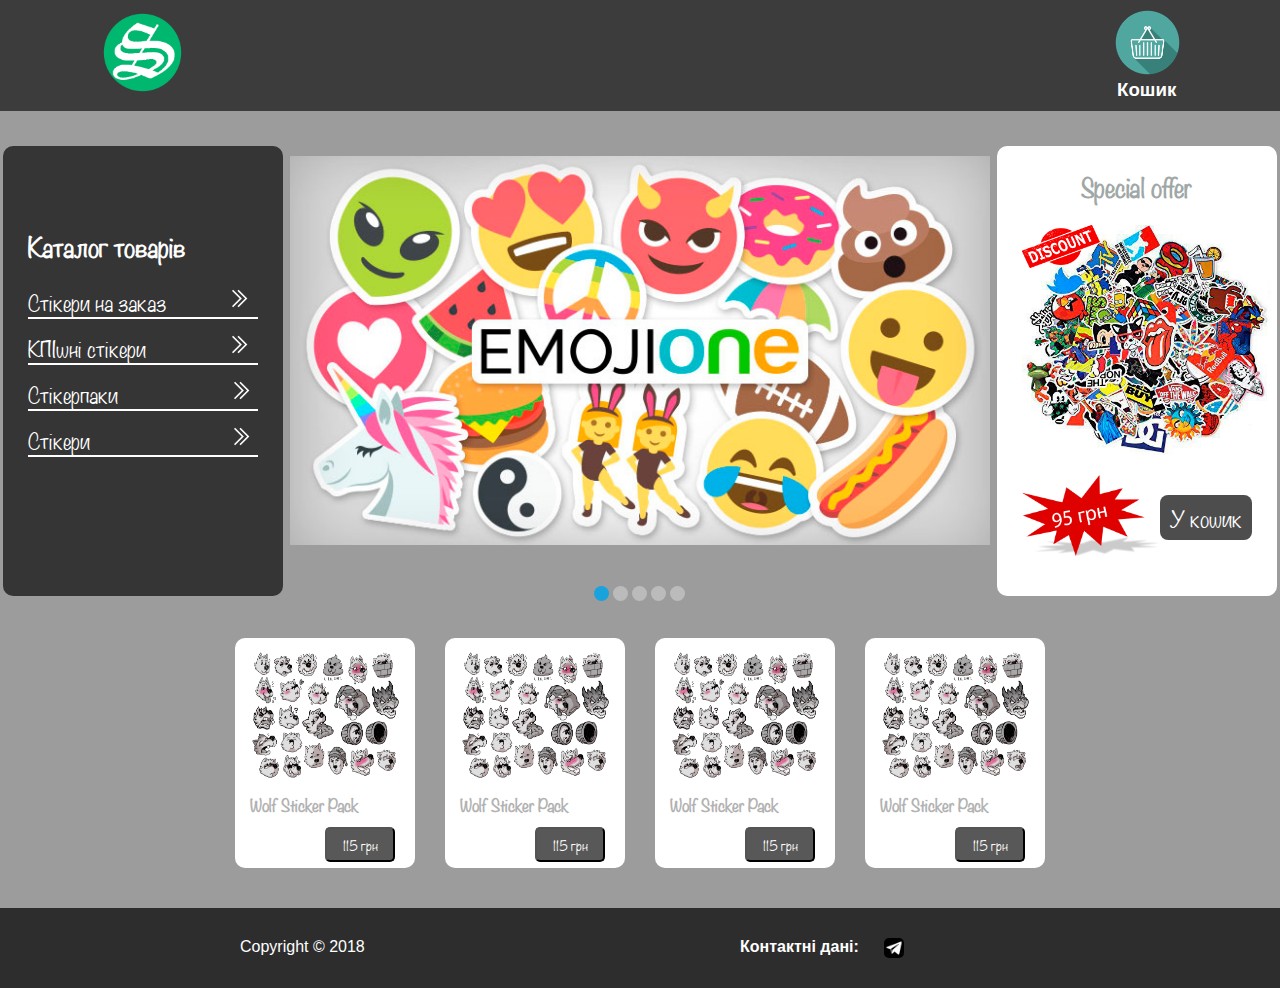
<file: index.html>
<!DOCTYPE html>
<html lang="en">
<head>
    <link rel="stylesheet" href="./style/style.css">
    <meta charset="UTF-8">
    <title>Store Stickers KPI</title>
</head>
<body>
<header class="flex-container1">
    <div class="flex-element">
        <img src="./img/logo.png" alt="" id="logo">
    </div>
    <div class="flex-element">
        <img src="./img/basket.png" alt="" id="basket" class="text">
        <h3 id="basketText">Кошик</h3>
    </div>
</header >
<div class="NWfont">
    <div class="flex-container2">
        <div class="flex-element first-element">
            <h2 id="catalog">Каталог товарів</h2>
            <ul id="menu">
                <li><a href="./YourSticker/yourSticker.html">Cтікери на заказ<img src="./img/arrow.png" alt="" class="arrow1"></a> </li>
                <li><a href="#">КПІшні стікери<img src="./img/arrow.png" alt="" class="arrow2"></a> </li>
                <li><a href="#">Стікерпаки<img src="./img/arrow.png" alt="" class="arrow3"></a></li>
                <li><a href="#">Стікери<img src="./img/arrow.png" alt="" class="arrow4"></a> </li>
            </ul>
        </div>
        <div class="flex-element second-element all">
            <input checked type="radio" name="respond" id="desktop">
            <article id="slider">
                <input checked type="radio" name="slider" id="switch1">
                <input type="radio" name="slider" id="switch2">
                <input type="radio" name="slider" id="switch3">
                <input type="radio" name="slider" id="switch4">
                <input type="radio" name="slider" id="switch5">
                <div id="slides">
                    <div id="overflow">
                        <div class="image">
                            <article><img src="./img/5.jpg"></article>
                            <article><img src="./img/4.jpg"></article>
                            <article><img src="./img/3.jpg"></article>
                            <article><img src="./img/2.jpg"></article>
                            <article><img src="./img/1.jpg"></article>
                        </div>
                    </div>
                </div>
                <div id="controls">
                    <label for="switch1"></label>
                    <label for="switch2"></label>
                    <label for="switch3"></label>
                    <label for="switch4"></label>
                    <label for="switch5"></label>
                </div>
                <div id="active">
                    <label for="switch1"></label>
                    <label for="switch2"></label>
                    <label for="switch3"></label>
                    <label for="switch4"></label>
                    <label for="switch5"></label>
                </div>
            </article>
        </div>
        <div class="flex-element third-element">
            <h2 id="specialOffer">Special offer</h2>
            <div class="specialOfferImg">
                <img src="./img/stickers.png" id="stickers">
            </div>
            <img src="./img/price.png" id="price">
            <button id="btn">У кошик</button>
        </div>
    </div>
    <div class="flex-container3">
        <div class="flex-elementStickerPack">
            <a href="Packs/WolfPackage.html">
                <div class="imgStickerPack">
                    <img src="./img/stickerPack.png">
                </div>
            <h4 class="nameStickerPack">Wolf Sticker Pack</h4>
            </a>
            <button class="btnStickerPack">115 грн</button>
        </div>
        <div class="flex-elementStickerPack">
            <a href="Packs/WolfPackage.html">
                <div class="imgStickerPack">
                    <img src="./img/stickerPack.png">
                </div>
                <h4 class="nameStickerPack">Wolf Sticker Pack</h4>
            </a>
            <button class="btnStickerPack">115 грн</button>
        </div>
        <div class="flex-elementStickerPack">
            <a href="Packs/WolfPackage.html">
                <div class="imgStickerPack">
                    <img src="./img/stickerPack.png">
                </div>
                <h4 class="nameStickerPack">Wolf Sticker Pack</h4>
            </a>
            <button class="btnStickerPack">115 грн</button>
        </div>
        <div class="flex-elementStickerPack">
            <a href="Packs/WolfPackage.html">
                <div class="imgStickerPack">
                    <img src="./img/stickerPack.png">
                </div>
                <h4 class="nameStickerPack">Wolf Sticker Pack</h4>
            </a>
            <button class="btnStickerPack">115 грн</button>
        </div>
    </div>
</div>
<footer class="flex-container4">
    <div class="flex-element" id="copyright">
        Copyright © 2018
    </div>
    <div class="flex-element">
        <h4 id="contact">Контактні дані:</h4> <a href="#"><img src="./img/telegramIcon.png" alt="" id="telegramIcon"></a>
    </div>
</footer>
</body>
</html>
</file>
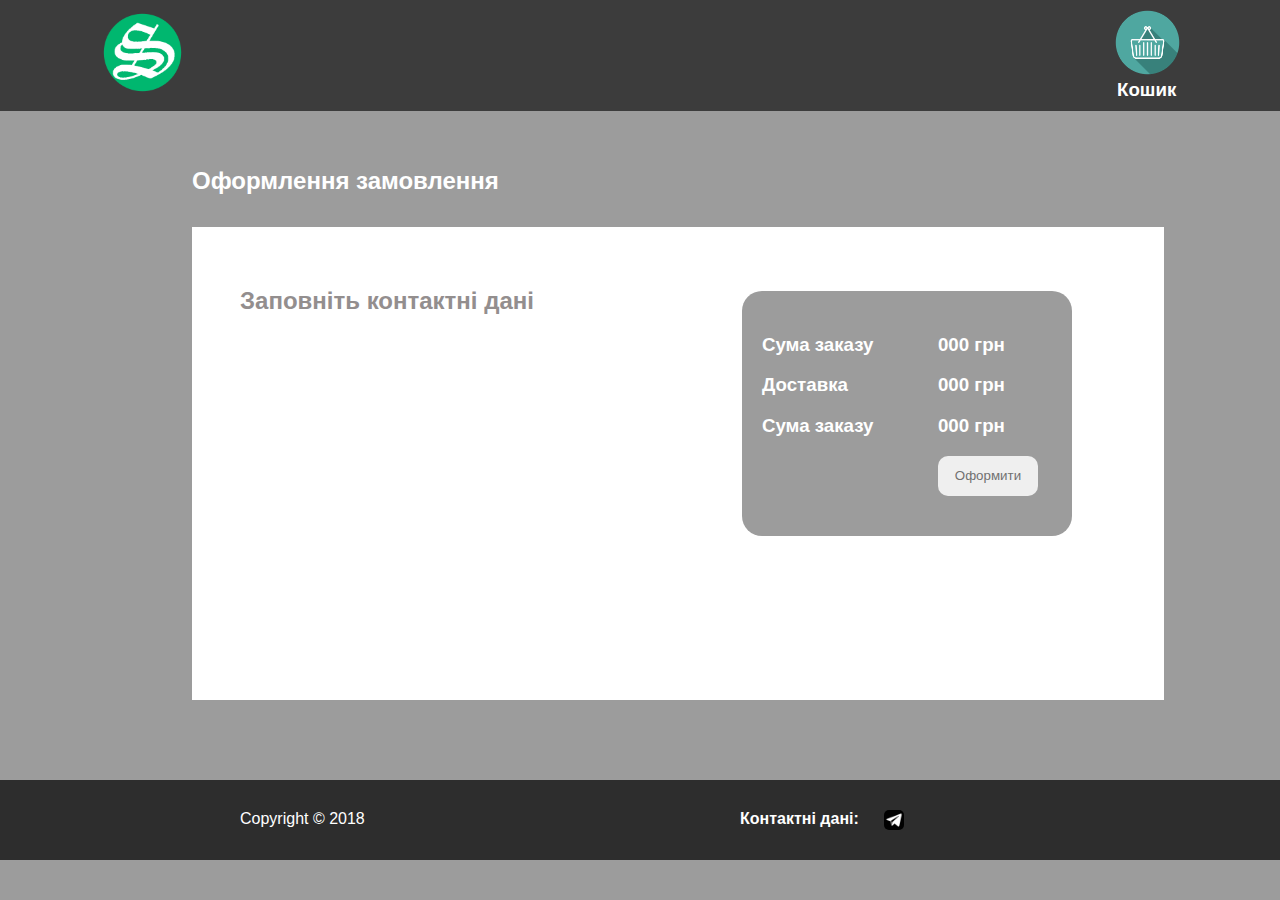
<file: ordering.html>
<!DOCTYPE html>
<html lang="en">
<head>
    <meta charset="UTF-8">
    <title>Ordering</title>
    <link rel="stylesheet" href="./style/ordering.css">
    <title>WolfPackage</title>
</head>
    <body>
        <header class="flex-container1">
            <div class="flex-element">
                <a href="index.html">
                    <img src="./img/logo.png" alt="" id="logo">
                </a>
            </div>
            <div class="flex-element">
                <img src="./img/basket.png" alt="" id="basket" class="text">
                <h3 id="basketText">Кошик</h3>
            </div>
        </header>
        <div class="flex-container2">
            <h2 id="flex-element1">Оформлення замовлення</h2>
            <div class="flex-element2">
                <h2 id="header">Заповніть контактні дані</h2>
                    <div class="flex-element3">
                        <div class="text1">
                            <h3>Сума заказу</h3>
                            <h3>Доставка</h3>
                            <h3>Сума заказу</h3>
                        </div>
                        <div class="text2">
                            <h3>000 грн</h3>
                            <h3>000 грн</h3>
                            <h3>000 грн</h3>
                            <button>Оформити</button>
                        </div>
                </div>
            </div>
        </div>
        <footer class="flex-container4">
            <div class="flex-element" id="copyright">
                Copyright © 2018
            </div>
            <div class="flex-element">
                <h4 id="contact">Контактні дані:</h4> <a href="#"><img src="./img/telegramIcon.png" alt="" id="telegramIcon"></a>
            </div>
        </footer>
    </body>
</html>
</file>
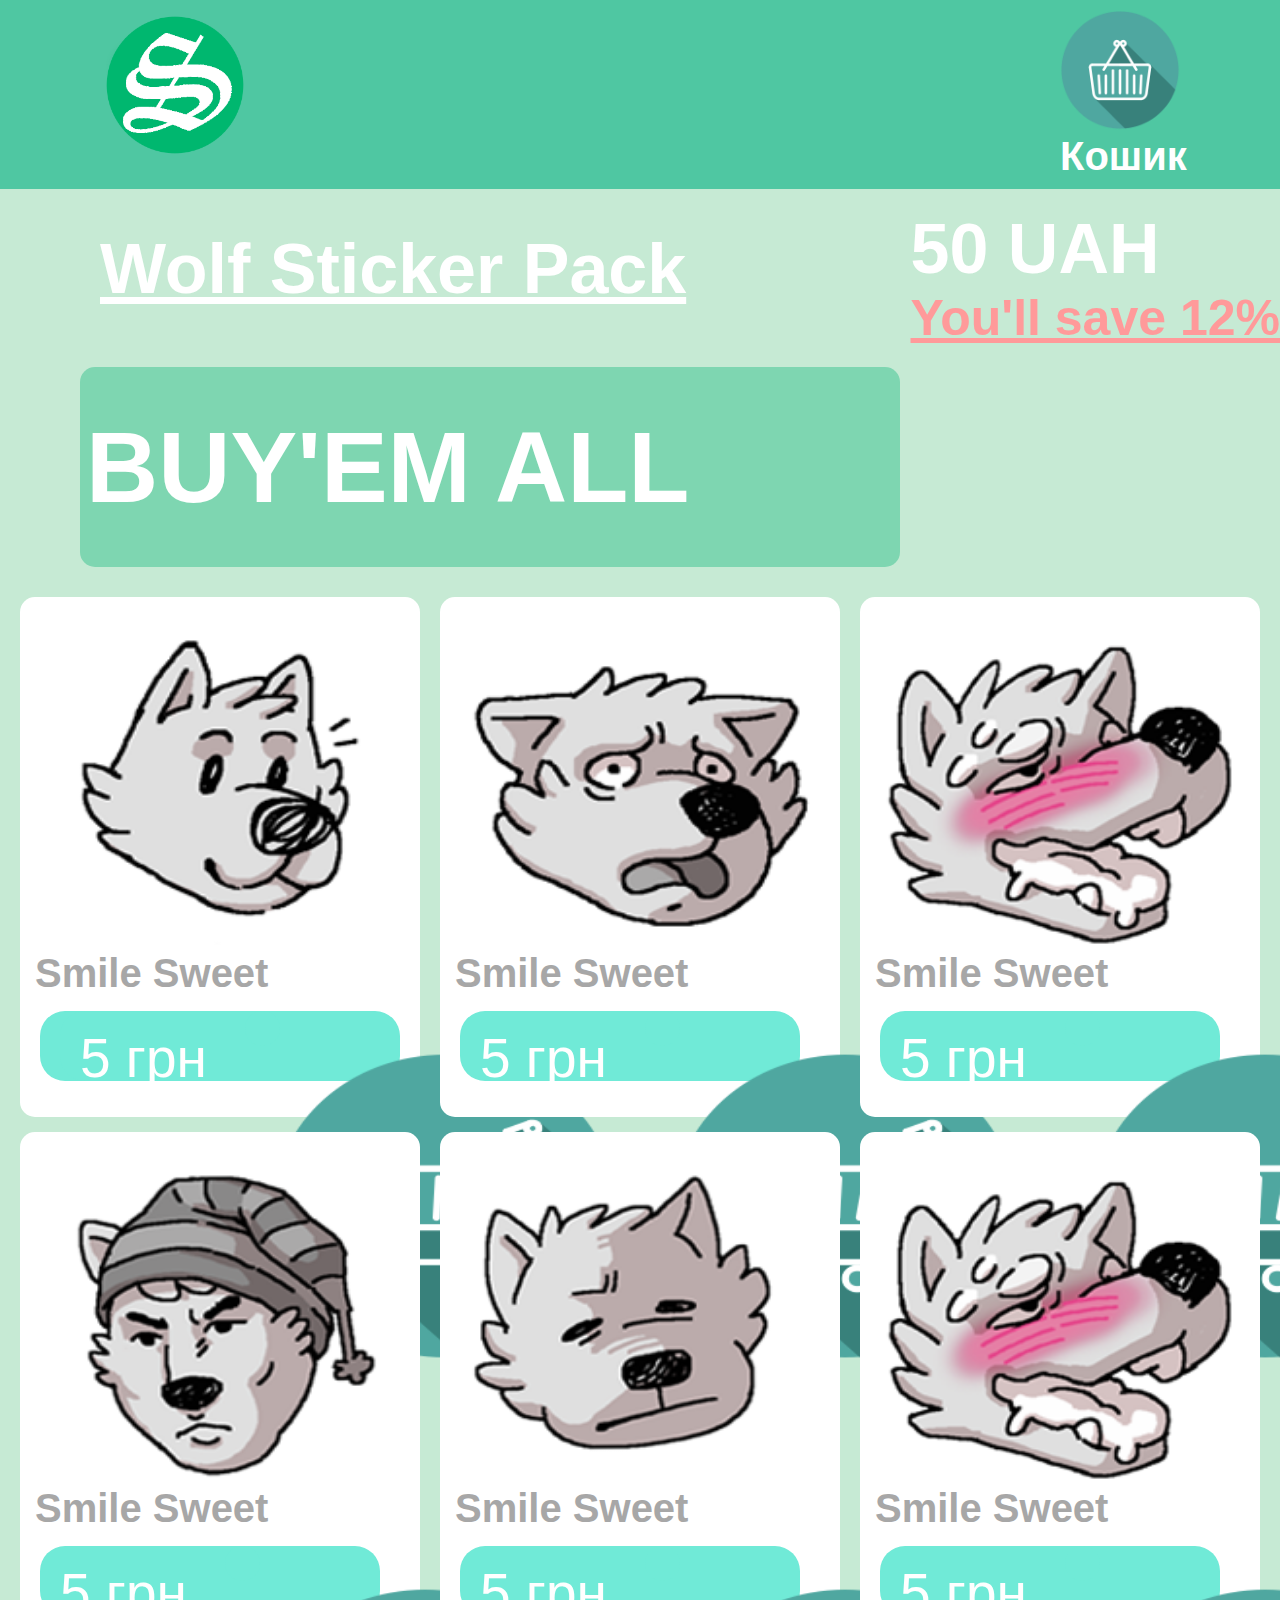
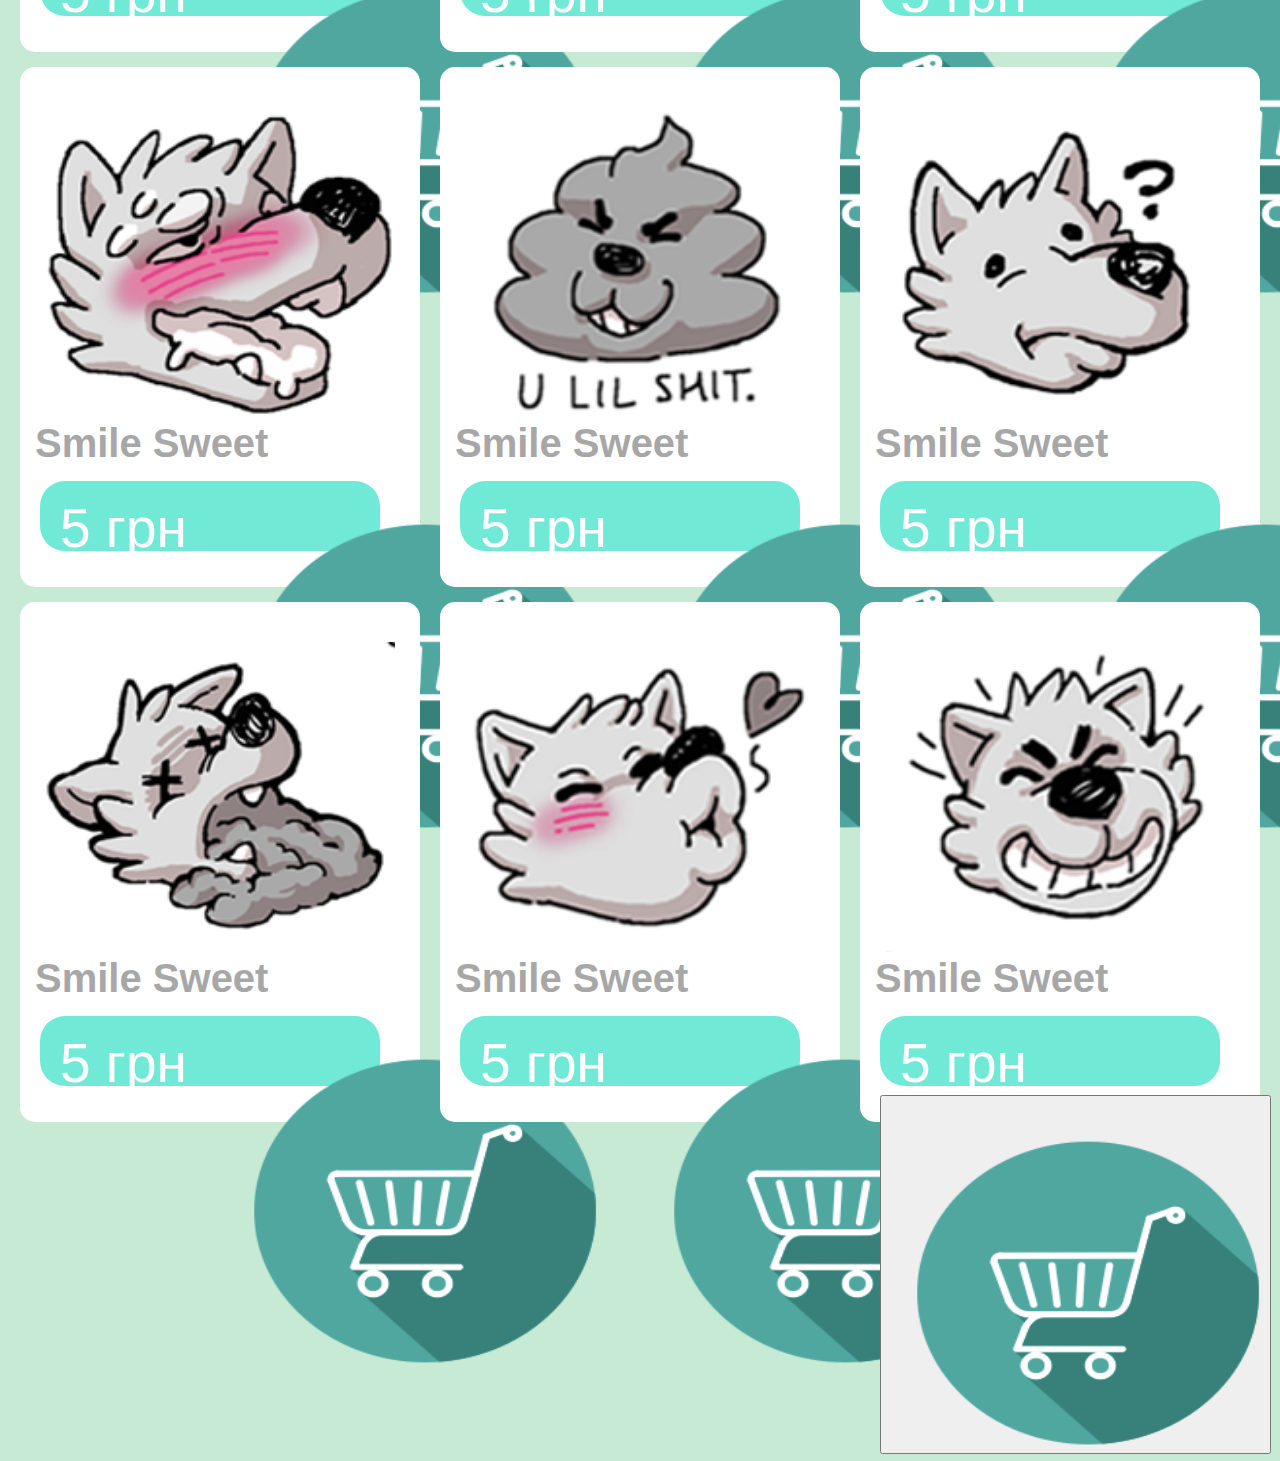
<file: WolfPackage.html>
<!DOCTYPE html>
<html lang="en">
<head>
    <meta charset="UTF-8">
    <link rel="stylesheet" href="./style/WolfStyle.css">
    <title>WolfPackage</title>
</head>
<body>
    <header class="flex-container1">
        <div class="flex-element">
            <a href="index.html">
            <img src="./img/logo.png" alt="" id="logo">
            </a>
        </div>
        <div class="flex-element">
            <img src="./img/basket.png" alt="" id="basket" class="text">
            <h3 id="basketText">Кошик</h3>
        </div>
    </header>
    <div class="flex-container2">
        <h2 id="text">Wolf Sticker Pack</h2>
        <h2 id="price"> 50 UAH<br>
            <span>You'll save 12%</span></h2>
        <button id="buybtn"><span>buy'em all</span></button>
    </div>
<div class="flex-container3">
        <div class="flex-elementSticker second-element">
            <img src="./img/1Sticker.png">
            <h4 class="name">Smile Sweet</h4>
            <div class="price">
                <div class="price">
                    <span>5 грн</span>
                    <button class="buy"><img src="./img/cart.png" alt=""></button>
                </div>
            </div>
        </div>
        <div class="flex-elementSticker">
            <img src="./img/2Sticker.png">
            <h4 class="name">Smile Sweet</h4>
            <div class="price">
                <span>5 грн</span>
                <button class="buy"><img src="./img/cart.png" alt=""></button>
            </div>
        </div>
        <div class="flex-elementSticker">
            <img src="./img/3Sticker.png">
            <h4 class="name">Smile Sweet</h4>
            <div class="price">
                <span>5 грн</span>
                <button class="buy"><img src="./img/cart.png" alt=""></button>
            </div>
        </div>
        <div class="flex-elementSticker">
            <img src="./img/4Sticker.png">
            <h4 class="name">Smile Sweet</h4>
            <div class="price">
                <span>5 грн</span>
                <button class="buy"><img src="./img/cart.png" alt=""></button>
            </div>
        </div>
        <div class="flex-elementSticker">
            <img src="./img/5Sticker.png">
            <h4 class="name">Smile Sweet</h4>
            <div class="price">
                <span>5 грн</span>
                <button class="buy"><img src="./img/cart.png" alt=""></button>
            </div>
        </div>
        <div class="flex-elementSticker">
            <img src="./img/3Sticker.png">
            <h4 class="name">Smile Sweet</h4>
            <div class="price">
                <span>5 грн</span>
                <button class="buy"><img src="./img/cart.png" alt=""></button>
            </div>
        </div>
        <div class="flex-elementSticker">
            <img src="./img/3Sticker.png">
            <h4 class="name">Smile Sweet</h4>
            <div class="price">
                <span>5 грн</span>
                <button class="buy"><img src="./img/cart.png" alt=""></button>
            </div>
        </div>
        <div class="flex-elementSticker">
            <img src="./img/14Sticker.png">
            <h4 class="name">Smile Sweet</h4>
            <div class="price">
                <span>5 грн</span>
                <button class="buy"><img src="./img/cart.png" alt=""></button>
            </div>
        </div>
        <div class="flex-elementSticker">
            <img src="./img/9Sticker.png">
            <h4 class="name">Smile Sweet</h4>
            <div class="price">
                <span>5 грн</span>
                <button class="buy"><img src="./img/cart.png" alt=""></button>
            </div>
        </div>
        <div class="flex-elementSticker">
            <img src="./img/10Sticker.png">
            <h4 class="name">Smile Sweet</h4>
            <div class="price">
                <span>5 грн</span>
                <button class="buy"><img src="./img/cart.png" alt=""></button>
            </div>
        </div>
        <div class="flex-elementSticker">
            <img src="./img/Sticker16.png">
            <h4 class="name">Smile Sweet</h4>
            <div class="price">
                <span>5 грн</span>
                <button class="buy"><img src="./img/cart.png" alt=""></button>
            </div>
        </div>
        <div class="flex-elementSticker">
            <img src="./img/Sticker15.png">
            <h4 class="name">Smile Sweet</h4>
            <div class="price">
                <span>5 грн</span>
                <button id="buy"><img src="./img/cart.png" alt=""></button>
            </div>
        </div>
    </div>
</body>
</html>
</file>
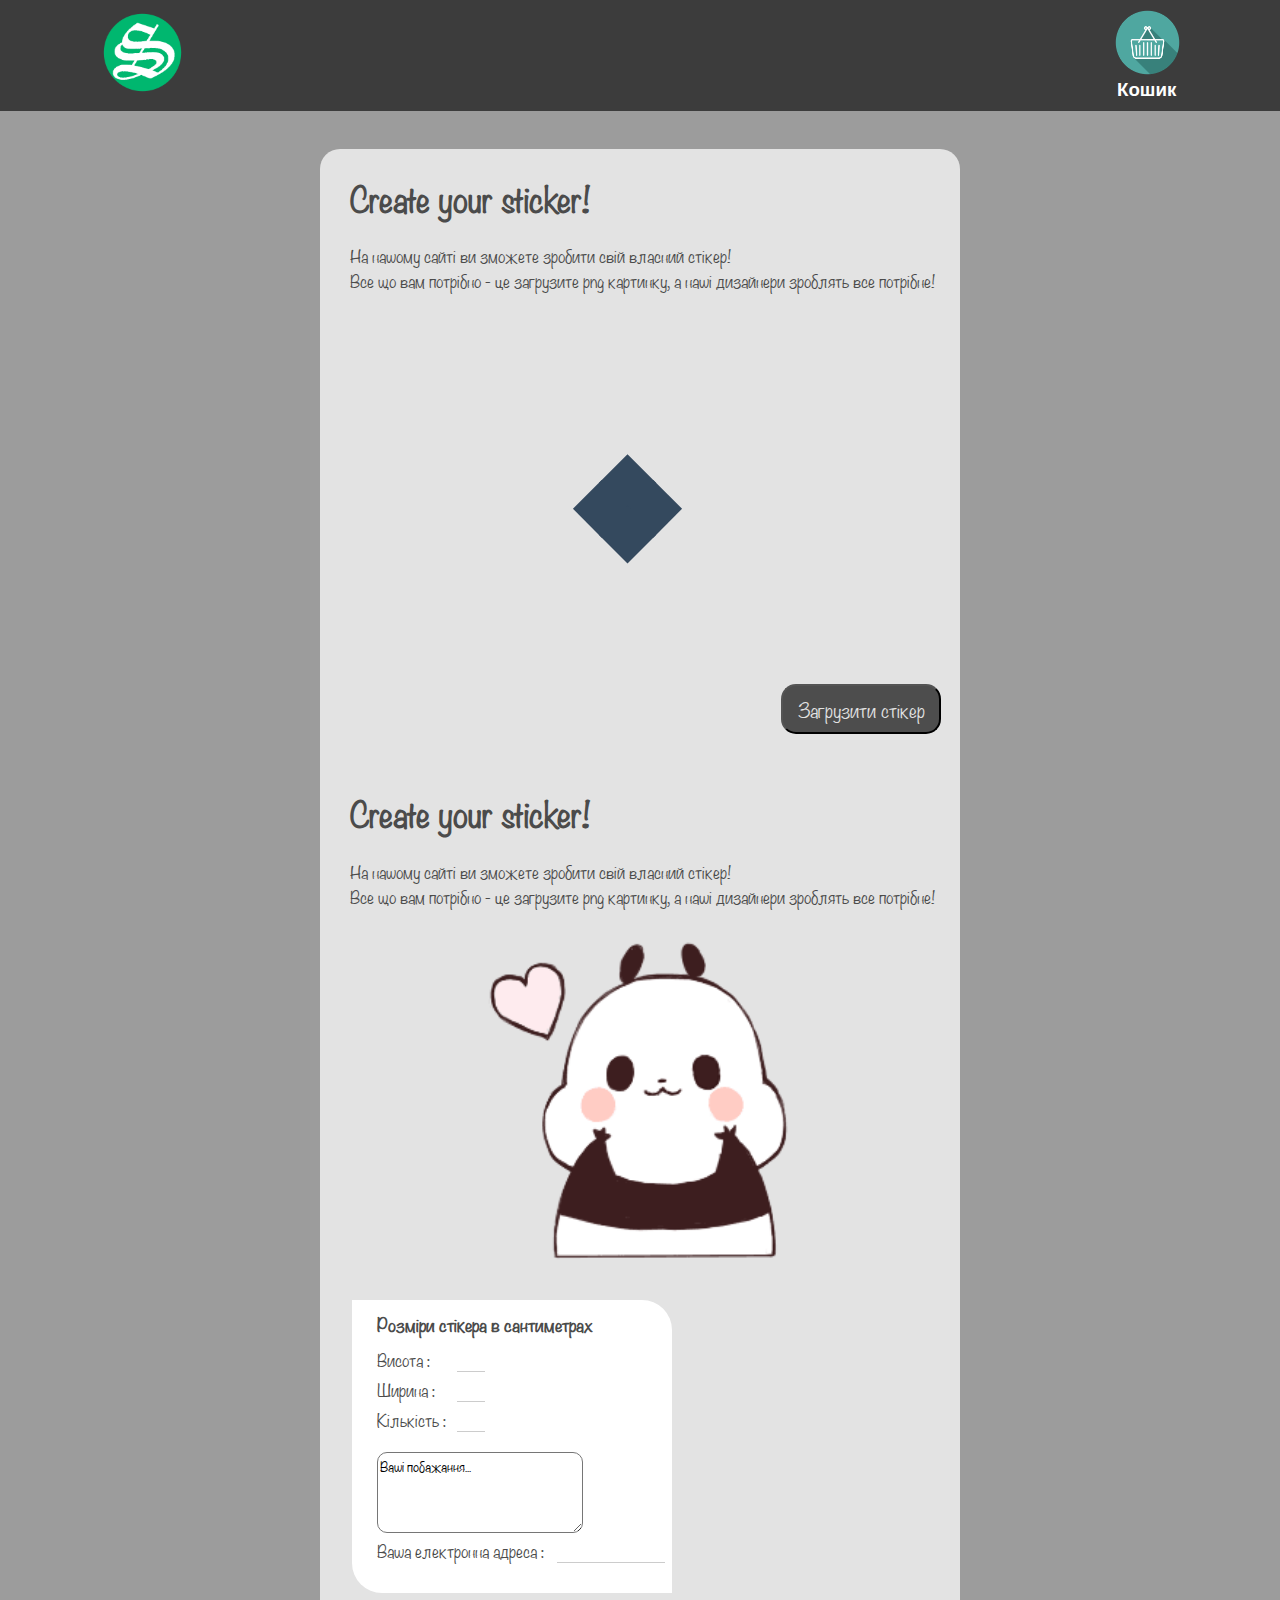
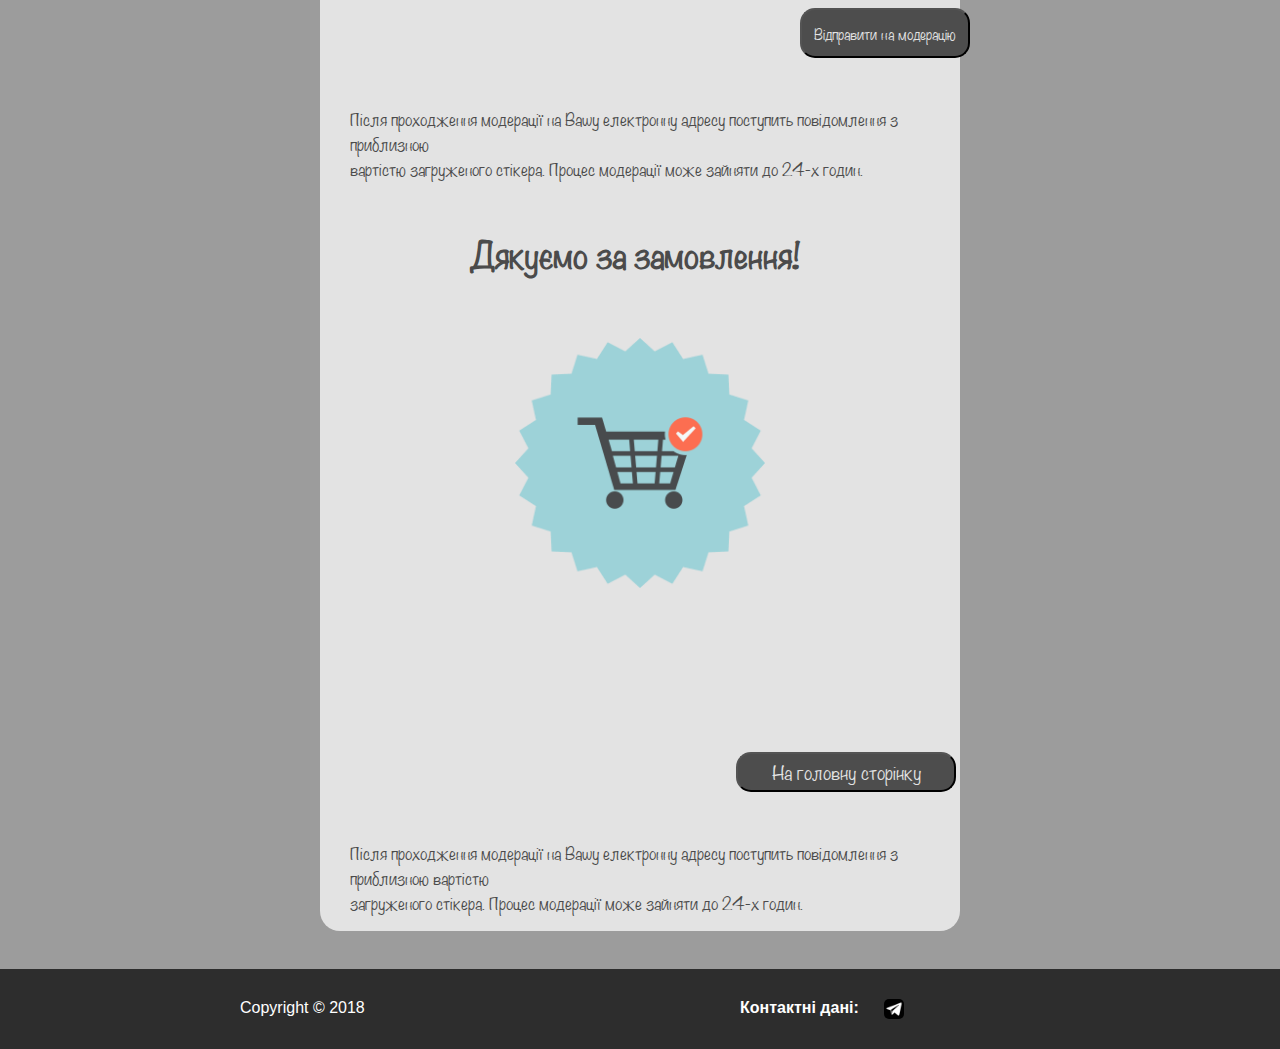
<file: YourSticker/yourSticker.html>
<!DOCTYPE html>
<html lang="en">
<head>
    <link rel="stylesheet" href="./style/main.css">
    <meta charset="UTF-8">
    <title>Create your sticker!</title>
</head>
<body>
<header class="flex-container1">
    <div class="flex-element">
        <a href="../index.html">
        <img src="../img/logo.png" alt="" id="logo">
        </a>
    </div>
    <div class="flex-element">
        <img src="../img/basket.png" alt="" id="basket" class="text">
        <h3 id="basketText" >Кошик</h3>
    </div>
</header>
<div class="flex-container">
<div class="level-one" style="display: block">
        <h1 class="NWfont">Create your sticker!</h1>
        <p class="NWfont" >
            На нашому сайті ви зможете зробити свій власний стікер! <br/>
            Все що вам потрібно - це загрузите png картинку, а наші дизайнери зроблять все потрібне! <br/>
        </p>
        <div class="loader">
            <div id="cube-loader">
                <div class="caption">
                    <div class="cube-loader">
                        <div class="cube loader-1"></div>
                        <div class="cube loader-2"></div>
                        <div class="cube loader-4"></div>
                        <div class="cube loader-3"></div>
                    </div>
                </div>
            </div>
        </div>
        <button id="upload" class="NWfont">Загрузити стікер</button>
</div>
<div class="level-two NWfont">
        <h1>Create your sticker!</h1>
        <p>
            На нашому сайті ви зможете зробити свій власний стікер! <br/>
            Все що вам потрібно - це загрузите png картинку, а наші дизайнери зроблять все потрібне! <br/>
        </p>
        <div class="stickerPlace">
            <img src="./img/stickerPanda.png" alt="">
        </div>
        <form class="info-block">
            <h5 >Розміри стікера в сантиметрах</h5>
            <div class="info">
                <p>Висота :</p>
                <div class="group">
                    <input type="text" required>
                    <span class="bar"></span>
                </div>
            </div>

            <div class="info">
            <p>Ширина :</p>
            <div class="group">
                <input type="text" required>
                <span class="bar"></span>
            </div>
            </div>

            <div class="info">
            <p>Кількість :</p>
            <div class="group">
                <input type="text" required>
                <span class="bar"></span>
            </div>
            </div>

            <textarea class="NWfont" name="comment">Ваші побажання...</textarea>
            <div style="padding-bottom: 25px" class="info">
            <p id="yourEmail">Ваша електронна адреса :
            </p>
            <div class="group" id="emailInput">
                <input type="text" required>
                <span class="bar"></span>
            </div>
            </div>
        </form>
        <button id="send" class="NWfont">Відправити на модерацію</button>
        <p>
            Після проходження модерації на Вашу електронну адресу поступить повідомлення з приблизною <br/>
            вартістю загруженого стікера. Процес модерації може зайняти до 24-х годин.
        </p>
</div>
<div class="level-three">

        <div class="check">
            <h1 class=" NWfont">Дякуємо за замовлення!</h1>
            <img src="./img/checked.png" alt="">
        </div>
        <div class="forComeBackBTN">
            <a href="../index.html">
                <button id="come-back" class="NWfont">На головну сторінку</button>
            </a>
        </div>
        <p class="NWfont" >
            Після проходження модерації на Вашу електронну адресу поступить повідомлення з приблизною вартістю <br/>
            загруженого стікера. Процес модерації може зайняти до 24-х годин.
        </p>

</div>
</div>
<footer>
    <div class="flex-element" id="copyright">
        Copyright © 2018
    </div>
    <div class="flex-element">
        <h4 id="contact">Контактні дані:</h4> <a href="#"><img src="../img/telegramIcon.png" alt="" id="telegramIcon"></a>
    </div>
</footer>


<script type="text/javascript" src="js/script.js"></script>
</body>
</html>
</file>
<file: style/style.css>
body {
    margin: 0;
    padding: 0;
    font-family: sans-serif;
    background-color: #9c9c9c;
    color: white;
}

header {
    background-color: #3c3c3c;
}

a {
    text-decoration: none;
    color: white;
}

.flex-container1 {
    display: flex;
    flex-direction: row;
    flex-wrap: wrap;
    justify-content: space-between;
}

.flex-container2 {
    display: flex;
    flex-direction: row;
    flex-wrap: wrap;
    justify-content: space-around;
}

#logo {
    margin: 10px 0 10px 100px;
    width: 85px;
    float: left;
}

#basket {
    margin: 10px 100px 0 0;
    width: 65px;
}

#basketText {
    margin: 0 0 10px 2px;
}

.first-element {
    background-color: #353535;
    padding: 0 25px 0 25px;
    border-radius: 10px;
    width: 230px;
}

#menu li {
    border-bottom-width: 2.5px; /* Толщина линии внизу */
    border-bottom-style: solid; /* Стиль линии внизу */
    border-bottom-color: white; /* Цвет линии внизу */
    font-size: 20px;
    list-style: none;
    margin: 12px 0 8px 0;
    padding-left: 0;
}

#menu {
    padding: 0;
}

#catalog {
    margin-top: 80px;
}

.flex-container2 .flex-element {
    margin-top: 35px;
}

/*.second-element {*/
    /*background-color: #4FC7A2;*/
    /*width: 720px;*/
    /*height: 400px;*/
/*}*/

.third-element {
    background-color: #ffffff;
    padding: 0 25px 0 25px;
    border-radius: 10px;
    width: 230px;
}

#price{
    margin-top: 20px;
    margin-bottom: 15px;
    width: 60%;
    float: left;
}


#btn{
    font-family: "Noteworthy";
    margin-top: 40px;
    margin-bottom: 15px;
    width: 40%;
    height: 45px;
    border: none;
    border-radius: 8px;
    background: #4d4d4d;
    font-size: 20px;
    color: white;
    cursor: pointer;
}

#specialOffer {
    color: #9fa8a6;
    text-align: center;
}

/* ///////////////////////////// Стили для Special Offer ( Анимация приближения ) \\\\\\\\\\\\\\\\\\\\\\\ */


.specialOfferImg {
    overflow:hidden;
    width: 250px;
    height:230px;
}

.specialOfferImg img {
    width: 250px;
    height: 230px;
}

.specialOfferImg img {
    -moz-transition: all 1s ease-out;
    -o-transition: all 1s ease-out;
    -webkit-transition: all 1s ease-out;
}

.specialOfferImg img:hover{
    -webkit-transform: scale(1.1);
    -moz-transform: scale(1.1);
    -o-transform: scale(1.1);
}


/* ///////////////////////////// Стили для Special Offer ( Анимация приближения ) \\\\\\\\\\\\\\\\\\\\\\\ */
.arrow1 {
    width: 25px;
    margin-left: 60px;
}
.arrow2 {
    width: 25px;
    margin-left: 80px;
}
.arrow3 {
    width: 25px;
    margin-left: 110px;
}
.arrow4 {
    width: 25px;
    margin-left: 138px;
}


/* SLIDER */

#slider { /*положение слайдера*/
    position: relative;
    text-align: center;
    top: 10px;
}

#slider{ /*центровка слайдера*/
    margin: 0 auto;
}

#slides article{ /*все изображения справа друг от доруга*/
    width: 20%;
    float: left;
}

#slides .image{ /*устанавливает общий размер блока с изображениями*/
    width: 500%;
    line-height: 0;
}

#overflow{ /*сркывает все, что находится за пределами этого блока*/
    width: 100%;
    overflow: hidden;
}

article img{ /*размер изображений слайдера*/
    width: 100%;
}

#desktop:checked ~ #slider{ /*размер всего слайдера*/
    max-width: 700px; /*максимальнная длинна*/
}

/*настройка переключения и положения для левой стрелки*/
/*если свич1-5 активны, то идет обращение к лейблу из блока с id контролс*/
#switch1:checked ~ #controls label:nth-child(5),
#switch2:checked ~ #controls label:nth-child(1),
#switch3:checked ~ #controls label:nth-child(2),
#switch4:checked ~ #controls label:nth-child(3),
#switch5:checked ~ #controls label:nth-child(4){
    float: left;
    margin: 0 0 0 -84px; /*сдвиг влево*/
    display: block;
    height: 68px;
    width: 68px;
}

/*настройка переключения и положения для правой стрелки*/
#switch1:checked ~ #controls label:nth-child(2),
#switch2:checked ~ #controls label:nth-child(3),
#switch3:checked ~ #controls label:nth-child(4),
#switch4:checked ~ #controls label:nth-child(5),
#switch5:checked ~ #controls label:nth-child(1){
    float: right;
    margin: 0 -84px 0 0; /*сдвиг вправо*/
    display: block;
    height: 68px;
    width: 68px;
}

label, a{ /*при наведении на стрелки или переключатели - курсор изменится*/
    cursor: pointer;
}

.all input{ /*скрывает стандартные инпуты (чекбоксы) на странице*/
    display: none;
}

/*позиция изображения при активации переключателя*/
#switch1:checked ~ #slides .image{
    margin-left: 0;
}

#switch2:checked ~ #slides .image{
    margin-left: -100%;
}

#switch3:checked ~ #slides .image{
    margin-left: -200%;
}

#switch4:checked ~ #slides .image{
    margin-left: -300%;
}

#switch5:checked ~ #slides .image{
    margin-left: -400%;
}

#controls{ /*положение блока всех управляющих элементов*/
    margin: -25% 0 0 0;
    width: 100%;
    height: 50px;
}

#active label{ /*стиль отдельного переключателя*/
    border-radius: 10px; /*скругление углов*/
    display: inline-block; /*расположение в строку*/
    width: 15px;
    height: 15px;
    background: #bbb;
}

#active{ /*расположение блока с переключателями*/
    margin: 23% 0 0;
    text-align: center;
}

#active label:hover{ /*поведение чекбокса при наведении*/
    background: #76c8ff;
    border-color: #777 !important; /*выполнение в любом случае*/
}

/*цвет активного лейбла при активации чекбокса*/
#switch1:checked ~ #active label:nth-child(1),
#switch2:checked ~ #active label:nth-child(2),
#switch3:checked ~ #active label:nth-child(3),
#switch4:checked ~ #active label:nth-child(4),
#switch5:checked ~ #active label:nth-child(5){
    background: #18a3dd;
    border-color: #18a3dd !important;
}

#slides .image{ /*анимация пролистывания изображений*/
    transition: all 800ms cubic-bezier(0.770, 0.000, 0.175, 1.000);
}

/* ***************************** */






/* ///////////////  ЕФЕКТ ПРИБЛИЖЕНИЯ ПРИ НАВЕДЕНИИ КУРСОРА для СТИКЕРПАКОВ \\\\\\\\\\\\\\\\\\\\\\\\\\ */

.imgStickerPack {
    margin: 12px 15px;
    overflow:hidden;
    width: 150px;
    height:130px;
}

.imgStickerPack img {
    width: 150px;
    height:130px;
}

.imgStickerPack img {
    -moz-transition: all 1s ease-out;
    -o-transition: all 1s ease-out;
    -webkit-transition: all 1s ease-out;
}

.imgStickerPack img:hover{
    -webkit-transform: scale(1.1);
    -moz-transform: scale(1.1);
    -o-transform: scale(1.1);
}


/* ///////////////  ЕФЕКТ ПРИБЛИЖЕНИЯ ПРИ НАВЕДЕНИИ КУРСОРА ||| КОНЕЦ \\\\\\\\\\\\\\\\\\\\\\\\\\ */


.flex-container3 {
    width: 100%;
    margin-top: 17px;
    display: flex;
    flex-direction: row;
    flex-wrap: wrap;
    justify-content: center;
}

.flex-elementStickerPack {
    margin: 40px 15px;
    margin-top: 25px;
    width: 180px;
    height: 230px;
    border-radius: 10px;
    background-color: white;
}

/*.imgStickerPack {*/
    /*margin: 12px 15px;*/
    /*width: 150px;*/
    /*height: 130px;*/
/*}*/

h4 {
    margin: 0;
}

.nameStickerPack {
    color: #b2b2b2;
    margin: 0 0 0 15px;
    padding: 0;
}

.btnStickerPack {
    font-family: "Noteworthy";
    width: 70px;
    height: 35px;
    border-radius: 5px;
    background-color: #585858;
    color: white;
    margin: 10px 15px 30px 90px;
    cursor: pointer;
}


/* Flex container 4 */

footer {
    height: 80px;
    background-color: #2d2d2d;
}

#copyright {

}

.flex-container4 {
    display: flex;
    flex-wrap: nowrap;
    justify-content: center;
}

.flex-container4 .flex-element {
    margin: 30px 100px;
    width: 300px;
}

#contact {
    float: left;
}

#telegramIcon {
    margin-left: 25px;
    border-radius: 5px;
    width: 20px;
    height: auto;
}
/*------------------------CUSTOM FONT----------------------*/
.NWfont{
    font-family: "Noteworthy";
}


@font-face {
    font-family: "Noteworthy";
    src: url("../Noteworthy-Lt.ttf") format("truetype");
    font-style: normal;
    font-weight: normal;
}


/*                                 АДАПТАЦИИ ПОД ТЕЛЕФОН                           */

/*         Адаптация под iPhone 4          */

@media (min-width: 320px) and (max-width: 480px) {


}

/* ________________________________________*/

/*         Адаптация под iPhone 5/SE       */

@media (min-width: 320px) and (max-width: 568px) {

}

/* _________________________________________*/

/*         Адаптация под iPhone 6/7/8       */

@media (min-width: 375px) and (max-width: 667px) {
.third-element {
    display: none;
}
}

/* ____________________________________________*/

/*         Адаптация под iPhone 6/7/8 Plus     */

@media (min-width: 414px) and (max-width: 736px) {

}

/* _____________________________________*/

/*         Адаптация под iPhone X       */

@media (min-width: 375px) and (max-width: 812px) {

}

/* ____________________________________*/

/*         Адаптация под Galaxy S5     */

@media (min-width: 360px) and (max-width: 640px) {

}

/* _____________________________________*/

/*        Адаптация под планшеты        */

/*          Адаптация под iPad          */

@media (min-width: 768px) and (max-width: 1024px) {

}

/* _____________________________________*/

/*          Адаптация под iPad Pro      */

@media (min-width: 1024px) and (max-width: 1366px) {

}
</file>
<file: style/ordering.css>
body {
    margin: 0;
    padding: 0;
    font-family: sans-serif;
    background-color: #9c9c9c;
    color: white;
}

header {
    background-color: #3c3c3c;
}

a {
    text-decoration: none;
    color: white;
}


/* ------------------------- HEADER -------------------------*/
.flex-container1 {
    display: flex;
    flex-direction: row;
    flex-wrap: wrap;
    justify-content: space-between;
}

#logo {
    margin: 10px 0 10px 100px;
    width: 85px;
    float: left;
}

#basket {
    margin: 10px 100px 0 0;
    width: 65px;
}

#basketText {
    margin: 0 0 10px 2px;
}



/* ------------------------- BODY -------------------------*/
.flex-container2 {
    margin: 2em 0 0 12em;
    display: flex;
    flex-direction: column;
    flex-wrap: wrap;

}

.flex-container2 #flex-element1{
    margin: 1em 0 0 0;
}

.flex-container2 .flex-element2{
    margin: 2em 0 5em 0;
    background: white;
    width: 972px;
    height: 473px;
    display: flex;
    flex-direction: row;
}

.flex-element2 #header {
    color: #938E8E;
    margin: 2.5em 0 0 2em;
}

.flex-container2 .flex-element3{
    margin: 4em 0 0 13em;
    width: 330px;
    height: 245px;
    background: #9c9c9c;
    border-radius: 20px;
    display: flex;
    flex-direction: row;
    flex-wrap: wrap;
    justify-content: space-between;


}

.flex-element3 .text1{
    margin: 1.5em 0 0 20px;

}

.flex-element3 .text2{
    margin: 1.5em;
}



.flex-element3 button{
    margin: 0 10px 0 0;
    width: 100px;
    height: 40px;
    color: #717171;
    border: none;
    border-radius: 10px;
}

/* ------------------------- FOOTER -------------------------*/
footer {
    height: 80px;
    background-color: #2d2d2d;
}

#copyright {

}

.flex-container4 {
    display: flex;
    flex-wrap: nowrap;
    justify-content: center;
}

.flex-container4 .flex-element {
    margin: 30px 100px;
    width: 300px;
}

#contact {
    float: left;
}

.flex-container4 .flex-element h4{
    margin: 0 0 0 0;
}

#telegramIcon {
    margin-left: 25px;
    border-radius: 5px;
    width: 20px;
    height: auto;
}
</file>
<file: style/WolfStyle.css>
body {
    margin: 0;
    padding: 0;
    font-family: sans-serif;
    background-color: #C6EAD4;
    color: white;
}

button {
    outline:none;
}

header {
    background-color: #4FC7A2;
}

a {
    text-decoration: none;
    color: white;
}

.flex-container1 {
    display: flex;
    flex-direction: row;
    flex-wrap: wrap;
    justify-content: space-between;
}

#logo {
    margin: 10px 0 10px 100px;
    width: 85px;
    float: left;
}

#basket {
    margin: 10px 100px 0 0;
    width: 65px;
    cursor: pointer;
}

#basketText {
    margin: 0 0 10px 2px;
}

.flex-container2 {
    display: flex;
    flex-direction: row;
    flex-wrap: wrap;
    justify-content: space-between;
}

.flex-container2 #text {
    margin: 40px 0 0 15%;
    float: left;
    text-decoration: underline;
    font-size: 51px;
}

.flex-container2 #price {
    margin: 55px 0 0 5%;
    font-size: 36px;
}

.flex-container2 #price span {
    float: right;
    font-size: 14px;
    color: #FF9A9A;
    text-decoration: underline solid #FF9A9A;
}

.flex-container2 #buybtn {
    margin: 50px 26.2% 0 0;
    width: 186px;
    height: 71px;
    border: none;
    border-radius: 15px;
    background: #7ED6B1;
    cursor: pointer;
}

.flex-container2 #buybtn span {
    font-size: 25px;
    text-transform: uppercase;
    font-weight: bold;
    color: #fff;

}

.flex-container3{
    margin-left: 18%;
    width: 60%;
    margin-top: 20px;
    display: flex;
    flex-wrap: wrap;
    justify-content: center;
}

.flex-elementSticker {
    margin: 15px 10px;
    margin-top: 0px;
    width: 180px;
    height: 240px;
    border-radius: 8px;
    background-color: white;
}

.flex-elementSticker img{
    margin: 20px 0 0 14px;
    width: 150px;
    height: 130px;
}

.flex-elementSticker .name{
    margin: 0 0 0 15px;
    font-size: 22px;
    color: #A7A7A7;
}

.flex-elementSticker .price{
    margin: 8px 0 0 10px   ;
    font-size: 20px;
    color: #ffffff;
    background: #70EAD7;
    border-radius: 25px;
    width: 140px;
    height: 35px;
}

.flex-elementSticker .price span{
    margin: 5px 0 0 20px;
}

span {
    float: left;
}



.buy {
    background-color: #70EAD7;
    width: 35px;
    height: 35px;
    margin: 0 0 0 38px;
    border-radius: 35px;
    border: 0;
    padding: 0;

}

.buy img {
    width: 35px;
    height: 35px;
    margin: 0;
}


@media (min-width:900px) and (max-width:1300px) {
    #logo{
        width: 150px;
    }

    #basket{
        width: 120px;
    }

    #basketText{
        margin: 0 0 10px 0;
        font-size: 40px;
    }

    .flex-container3{
        margin: 20px 0 10px 0;
        width: 100%;
    }

    .flex-elementSticker{
        width: 400px;
        height: 520px;
        border-radius: 15px;
    }

    .flex-container2 #text{
        margin: 40px 0 0 100px;
        font-size: 70px;
    }

    .flex-container2 #price{
        margin: 20px 0 20px 100px;
        font-size: 70px;
    }

    .flex-container2 #price span{
        font-size:50px;
    }

    .flex-container2 #buybtn{
        margin: 0 0 10px 80px;
        width: 820px;
        height: 200px;
    }

    .flex-container2 #buybtn span{
        font-size: 100px;
    }

    .flex-elementSticker img{
        margin: 40px 0 0 25px;
        width: 350px;
        height: 310px;
    }

    .flex-elementSticker .name{
        margin: 0 0 0 15px;
        font-size: 40px;
        color: #A7A7A7 ;
    }

    .flex-elementSticker .price {
        margin: 15px 0 0 20px   ;
        font-size: 55px;
        width: 340px;
        height: 70px;
    }

    .flex-elementSticker .price span{
        margin: 15px 0 0 20px;
    }
}
</file>
<file: YourSticker/style/main.css>
.level-one {
    display: block;
}

.level-two {
    display: block;
}

.level-three {
    display: block;
}



body {
    margin: 0;
    padding: 0;
    font-family: sans-serif;
    background-color: #9c9c9c;
    color: white;
}

.content {
    height: 90%;
}

header {
    background-color: #3c3c3c;
}

.flex-container1 {
    display: flex;
    flex-direction: row;
    flex-wrap: wrap;
    justify-content: space-between;
}

#logo {
    margin: 10px 0 10px 100px;
    width: 85px;
    float: left;
}

#basket {
    margin: 10px 100px 0 0;
    width: 65px;
}

#basketText {
    margin: 0 0 10px 2px;
}

/*.level-one, .level-two, .level-three {*/
    /*margin: 0 22%;*/
/*}*/

/* Стили для футера */


footer {
    height: 80px;
    background-color: #2d2d2d;
}

#copyright {

}

footer {
    display: flex;
    flex-wrap: nowrap;
    justify-content: center;
}

footer .flex-element {
    margin: 30px 100px;
    width: 300px;
}

#contact {
    float: left;
}

#telegramIcon {
    margin-left: 25px;
    border-radius: 5px;
    width: 20px;
    height: auto;
}

h4 {
    margin: 0;
}

/* Конец */

/* First Level */

.flex-container {
    margin: 3% 25%;
    border-radius: 20px;
    background-color: #e3e3e3;
    color: #4b4b4b;
    width: 50%;
    display: flex;
    flex-direction: row;
    flex-wrap: wrap;
    justify-content: space-between;
}

h1, p {
    margin-left: 30px;
}

/* CUBE LOADER */

.loader {
    margin: 0 auto 25px auto;
    width: 350px;
    height: 350px;
}

#cube-loader {
    align-items: center;
    display: flex;
    height: 350px;
    width: 350px;

}

#cube-loader .caption {
    margin: 0 auto;
}

#cube-loader .cube-loader {
    width: 73px;
    height: 73px;
    margin: 0 auto;
    margin-top: 49px;
    position: relative;
    transform: rotateZ(45deg);
}

.cube {
    position: relative;
    transform: rotateZ(45deg);
    width: 50%;
    height: 50%;
    float: left;
    transform: scale(1.1);
}

.cube:before {
    content: "";
    position: absolute;
    top: 0;
    left: 0;
    width: 100%;
    height: 100%;
    background-color: rgba(52, 73, 94, 1.0);
    animation: cube-loader 2.76s infinite linear both;
    transform-origin: 100% 100%;
}

.loader-2 {
    transform: scale(1.1) rotateZ(90deg);
}

.loader-3 {
    transform: scale(1.1) rotateZ(180deg);
}
.loader-4 {
    transform: scale(1.1) rotateZ(270deg);
}
.loader-2:before {
    animation-delay: 0.35s;
}
.loader-3:before {
    animation-delay: 0.69s;
}
.loader-4:before {
    animation-delay: 1.04s;
}

@keyframes cube-loader {
    0%, 10% {
        transform: perspective(136px) rotateX(-180deg);
        opacity: 0;
    }
    25%, 75% {
        transform: perspective(136px) rotateX(0deg);
        opacity: 1;
    }
    90%, 100% {
        transform: perspective(136px) rotateY(180deg);
        opacity: 0;
    }
}

/* End of styles for cube loader */

#upload {
    margin: 0 5% 5% 75%;
    font-size: 18px;
    color: #E3E3E3;
    background-color: #4D4D4D;
    border-radius: 15px;
    height: 50px;
    width: 160px;
    cursor: pointer;
}
/* The end */

/* Second Level */


.stickerPlace {
    margin: 0 auto 25px auto;
    width: 350px;
    height: 350px;
}

.stickerPlace img {
    width: 350px;
    height: 350px;
}

.info-block {
    background-color: white;
    width: 50%;
    margin: 15px 45% 15px 5%;
    border-radius: 0 30px 0px 30px;
}

.info-block p {
    width: 80px;
    float: left;
    margin: 0 0 0 25px;
}

.info-block h5 {
    margin: 0 0 10px 25px;
    padding-top: 10px;
    font-size: 17px;
}

.info {
    height: 30px;
    display: flex;
}

.info-block textarea {
    border-radius: 10px;
    width: 200px;
    height: 75px;
    margin: 15px 0 0 25px;
}

#yourEmail {
    width: 180px;
    padding-bottom: 25px;
}

#emailInput {
width: 100px;
}

/* Адаптация инпутов */

/* form starting stylings ------------------------------- */
.group {
    width: 20px;
    position: relative;
    margin-bottom: 30px;
}

input {
    font-size: 16px;
    padding: 3px 5px 3px 3px;
    display: block;
    width: 100%;
    border: none;
    border-bottom: 1px solid #ccc;
}
input:focus {
    outline: none;
}


/* BOTTOM BARS ================================= */
.bar {
    position: relative;
    display: block;
    width: 100%;
}
.bar:before, .bar:after {
    content: "";
    height: 2px;
    width: 0;
    bottom: 0;
    position: absolute;
    background: #5264AE;
    transition: 0.2s ease all;
    -moz-transition: 0.2s ease all;
    -webkit-transition: 0.2s ease all;
}
.bar:before {
    left: 50%;
}
.bar:after {
    right: 20%;
}

#emailInput .bar:before {
    left: 20%;
}
#emailInput .bar:after {
    right: 5%;
}


/* active state */
input:focus ~ .bar:before,
input:focus ~ .bar:after {
    width: 100%;
}


/* Конец адаптации для инпутов */



/* Стили для инпутов */



/* Конец стилей для инпутов */

#send {
    margin: 0 5% 5% 75%;
    font-size: 14px;
    color: #E3E3E3;
    background-color: #4D4D4D;
    border-radius: 15px;
    height: 50px;
    width: 170px;
    cursor: pointer;
}

/* Thirdy lvl */

.check {
    margin: 0 auto 25px auto;
    width: 500px;
    height: 500px;
}

.check img {
    height: 250px;
    width: auto;
    margin: 50px 0 20px 125px;
}

.check h1 {
    padding: 0;
    margin: 30px 0 10px 80px;
}

.forComeBackBTN {
    width: 100%;
}

#come-back {
    margin: 0 0 5% 65%;
    font-size: 18px;
    color: #E3E3E3;
    background-color: #4D4D4D;
    border-radius: 15px;
    height: 40px;
    width: 220px;
    cursor: pointer;
}

#come-back span {
    text-decoration: none;
    margin: 25px 0 0 15px;
}

/* Конец стилей для 3 лвл */




.NWfont{
    font-family: "Noteworthy";
}


@font-face {
    font-family: "Noteworthy";
    src: url("../../Noteworthy-Lt.ttf") format("truetype");
    font-style: normal;
    font-weight: normal;
}
</file>
